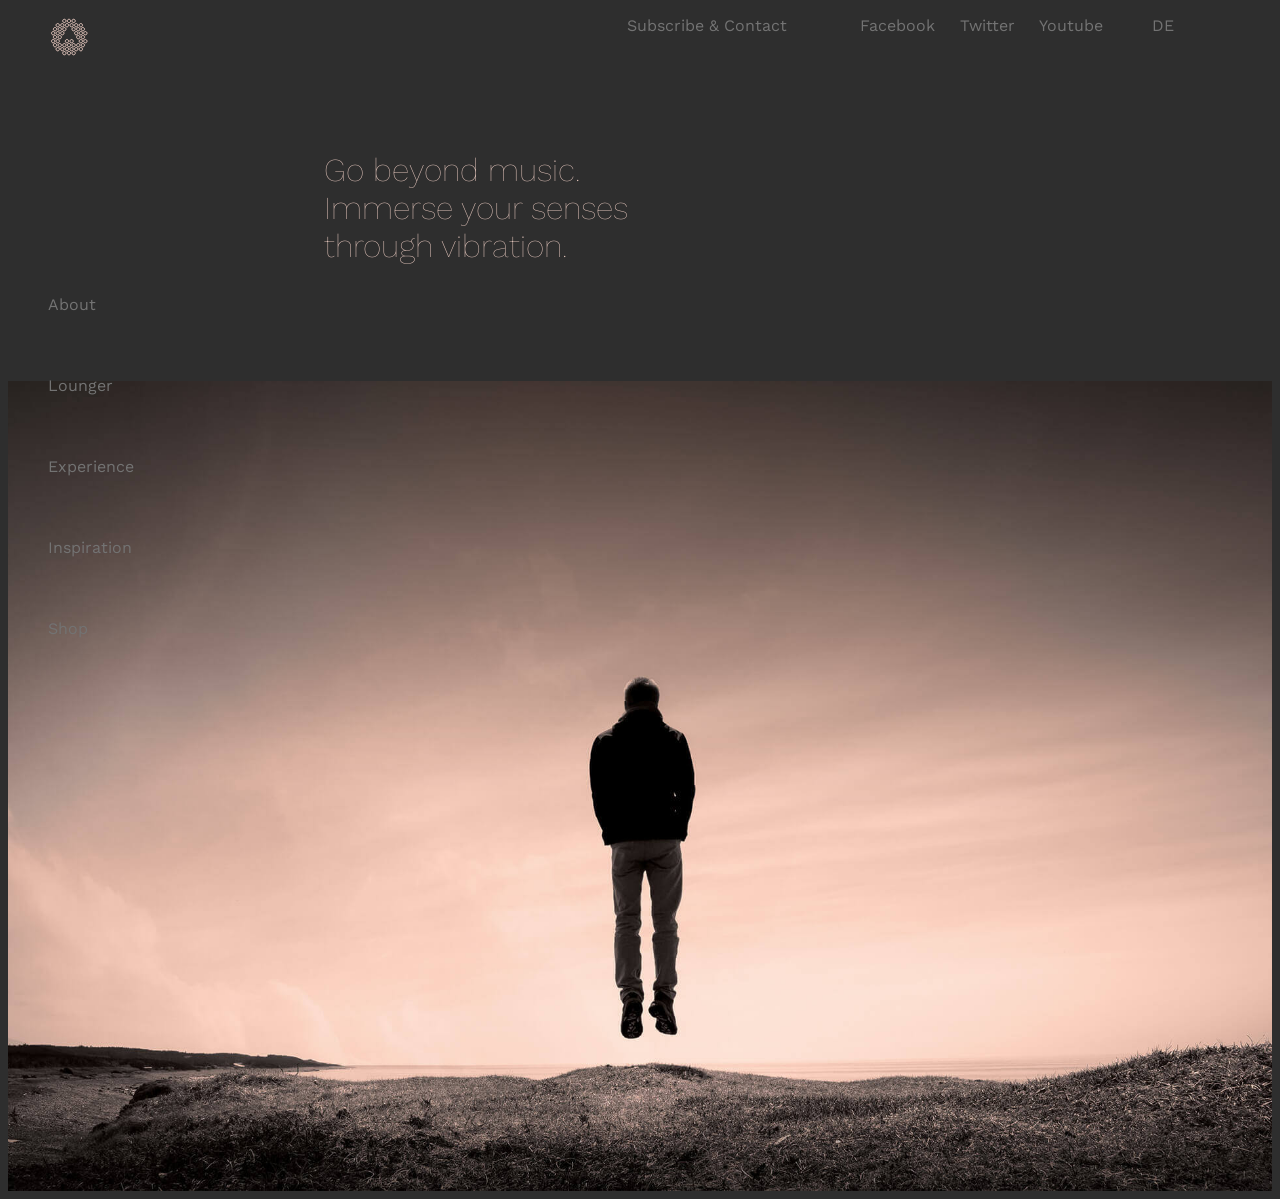
<file: index.html>
<!DOCTYPE html>
<html lang="en">
<head>
    <meta charset="UTF-8">
    <meta name="viewport" content="width=device-width, initial-scale=1.0">
    <title>Document</title>
    <link rel="stylesheet" href="assets/css/style.css">
    <link href="https://fonts.googleapis.com/css2?family=Work+Sans&display=swap" rel="stylesheet">

</head>
<body>

<header>
    <ul>
        <img class="logo" src="assets/img/lev3_5_img/logo.svg" alt="">
        <li class="lipaddingmargin"><a href="">Subscribe & Contact</a></li> 
        <li class="lipadding"><a href="">Facebook</a></li>
        <li class="lipadding"><a href="">Twitter</a></li>
        <li class="lipadding"><a href="">Youtube</a></li>
        <li class="lipaddingmargin limargin"><a href="">DE</a></li>
    </ul>

    <h1>Go beyond music. <br> Immerse your senses <br> through vibration.</h1>

</header>


<main class="image1">

    
    <ul class="flex">
        <li><a href="about.html" target="_blank">About</a></li>
        <li><a href="lounger.html" target="_blank">Lounger</a></li>
        <li><a href="experience.html" target="_blank">Experience</a></li>
        <li><a href="inspiration.html" target="_blank">Inspiration</a></li>
        <li><a href="shop.html" target="_blank">Shop</a></li>
    </ul>


</main>


</body>
</html>
</file>
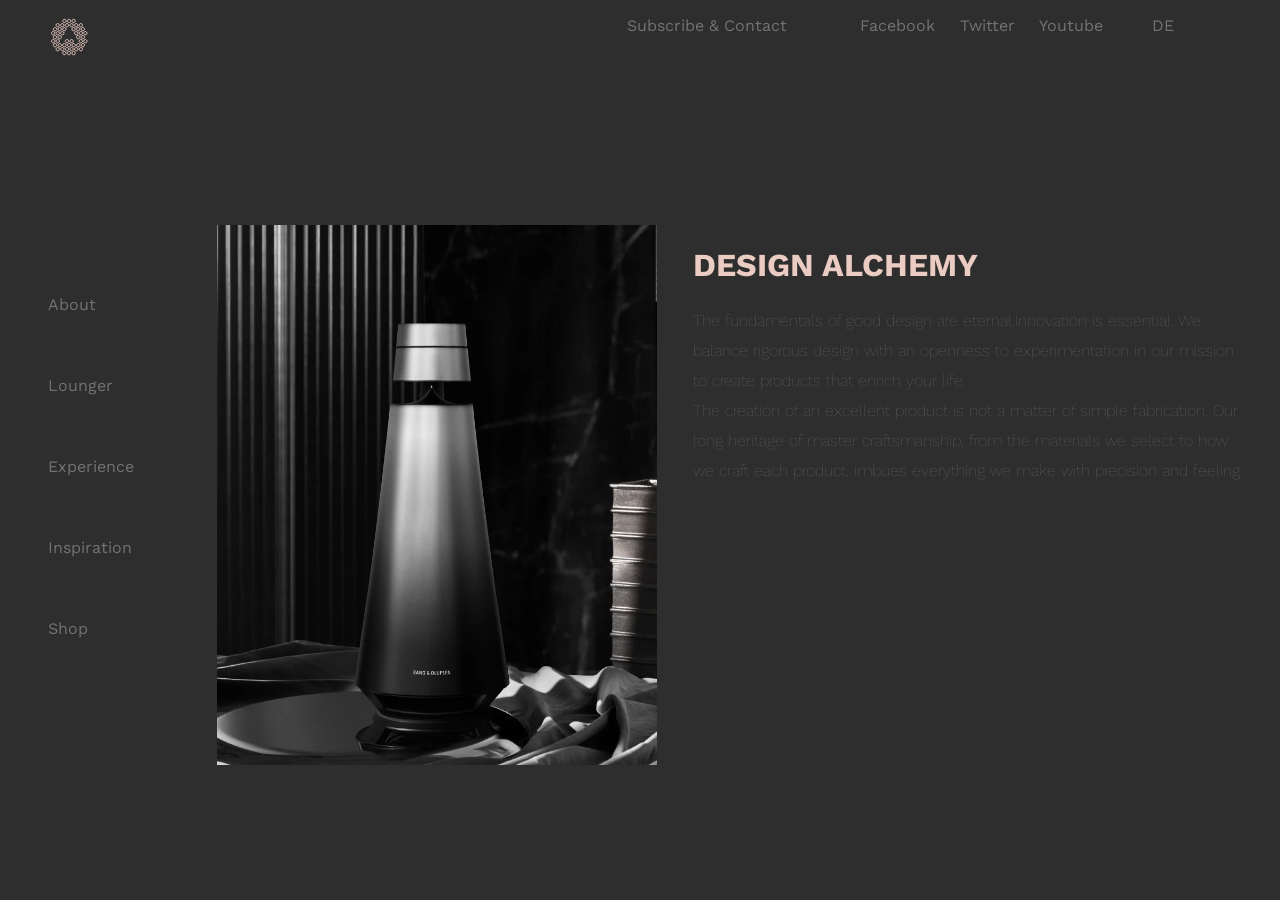
<file: about.html>
<!DOCTYPE html>
<html lang="en">
<head>
    <meta charset="UTF-8">
    <meta name="viewport" content="width=device-width, initial-scale=1.0">
    <title>Document</title>
    <link rel="stylesheet" href="assets/css/style.css">
    <link href="https://fonts.googleapis.com/css2?family=Work+Sans&display=swap" rel="stylesheet">
</head>
<body>

        <header>
            <ul>
                <!-- <img class="logo" src="assets/img/lev3_5_img/logo.svg" alt=""> -->
                <li><a href="index.html" target="_blank"><img class="logo" src="assets/img/lev3_5_img/logo.svg" alt=""></a></li>
                <li class="lipaddingmargin"><a href="">Subscribe & Contact</a></li>
                <li class="lipadding"><a href="">Facebook</a></li>
                <li class="lipadding"><a href="">Twitter</a></li>
                <li class="lipadding"><a href="">Youtube</a></li>
                <li class="lipaddingmargin limargin"><a href="">DE</a></li>
            </ul>
        
            

            <ul class="flex">
                <li><a href="about.html" target="_blank">About</a></li>
                <li><a href="lounger.html" target="_blank">Lounger</a></li>
                <li><a href="experience.html" target="_blank">Experience</a></li>
                <li><a href="inspiration.html" target="_blank">Inspiration</a></li>
                <li><a href="shop.html" target="_blank">Shop</a></li>
            </ul>
        
        </header>
        
        
        <div class="flex2">
            <img class="image2" src="assets/img/lev3_5_img/BS1_NYC_Home.webp" alt="">
            <div class="h1image">
                <h1>DESIGN ALCHEMY </h1>
                <p>The fundamentals of good design are eternal.Innovation
                    is essential. We balance rigorous design with an
                    openness to experimentation in our mission to create
                    products that enrich your life.
                    <br>
                    The creation of an excellent product is not a matter of
                    simple fabrication. Our long heritage of master
                    craftsmanship, from the materials we select to how we
                    craft each product, imbues everything we make with
                    precision and feeling.
                </p>
            </div>
        </div>


    
</body>
</html>
</file>
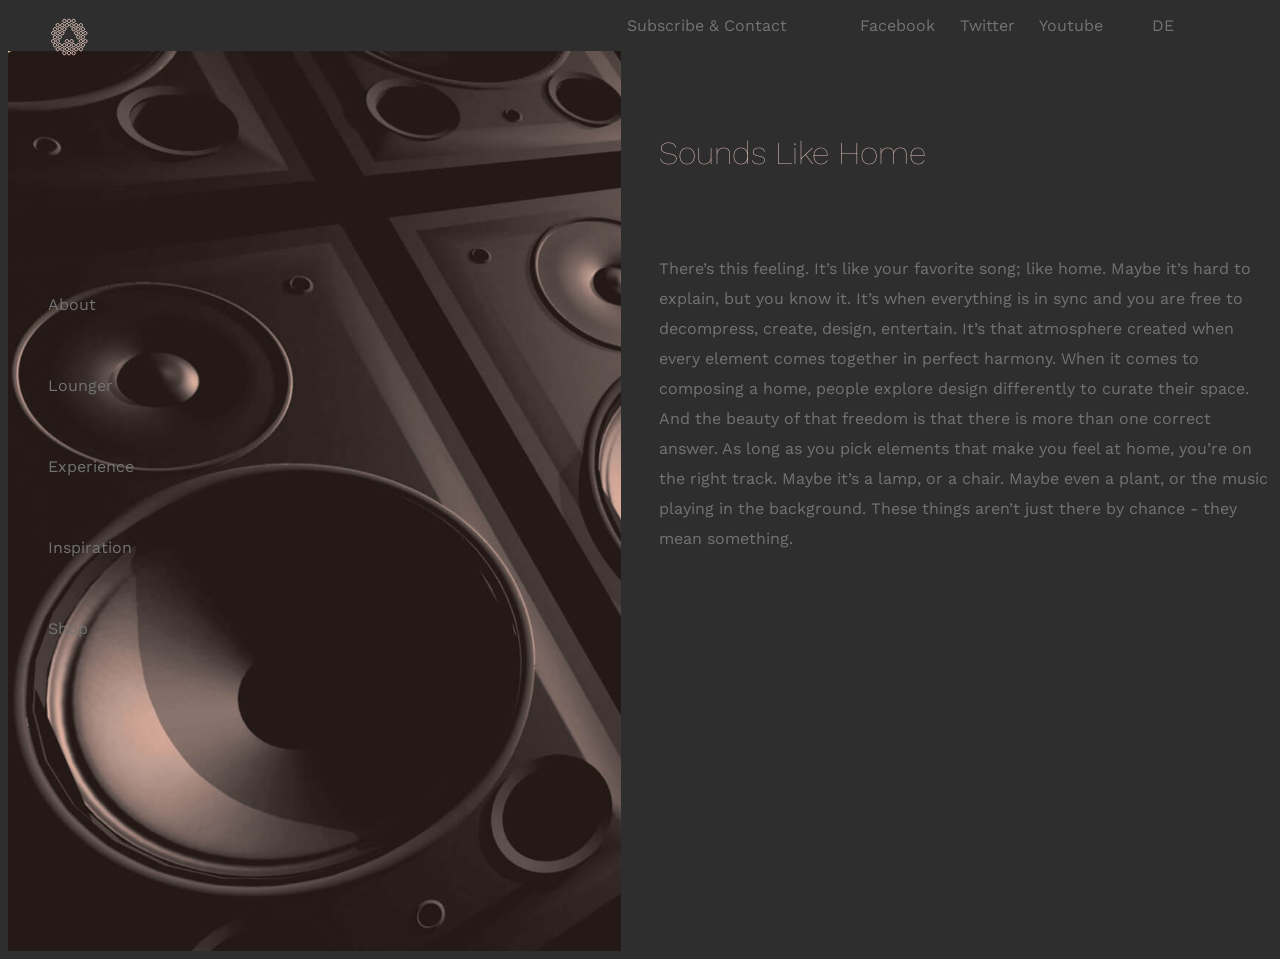
<file: experience.html>
<!DOCTYPE html>
<html lang="en">
<head>
    <meta charset="UTF-8">
    <meta name="viewport" content="width=device-width, initial-scale=1.0">
    <title>Document</title>
    <link rel="stylesheet" href="assets/css/style.css">
    <link href="https://fonts.googleapis.com/css2?family=Work+Sans&display=swap" rel="stylesheet">
</head>
<body>

    <header>
        <ul>
            <!-- <img class="logo" src="assets/img/lev3_5_img/logo.svg" alt=""> -->
            <li><a href="index.html" target="_blank"><img class="logo" src="assets/img/lev3_5_img/logo.svg" alt=""></a></li>
            <li class="lipaddingmargin"><a href="">Subscribe & Contact</a></li>
            <li class="lipadding"><a href="">Facebook</a></li>
            <li class="lipadding"><a href="">Twitter</a></li>
            <li class="lipadding"><a href="">Youtube</a></li>
            <li class="lipaddingmargin limargin"><a href="">DE</a></li>
        </ul>
    

        <ul class="flex">
            <li><a href="about.html" target="_blank">About</a></li>
            <li><a href="lounger.html" target="_blank">Lounger</a></li>
            <li><a href="experience.html" target="_blank">Experience</a></li>
            <li><a href="inspiration.html" target="_blank">Inspiration</a></li>
            <li><a href="shop.html" target="_blank">Shop</a></li>
        </ul>



    </header>



        <div class="flex4">
                <div class="image4"></div>
                <div class="paddingleft">
                    <h1 class="h1image paddingtopbottom">Sounds Like Home</h1>
                    <p>There’s this feeling. It’s like your favorite song; like home. Maybe it’s hard to explain, but you know
                        it.
                        It’s when
                        everything is in sync and you are free to decompress, create, design, entertain. It’s that atmosphere
                        created when
                        every element comes together in perfect harmony. When it comes to composing a home, people explore
                        design
                        differently to curate their space. And the beauty of that freedom is that there is more than one correct
                        answer. As
                        long as you pick elements that make you feel at home, you’re on the right track. Maybe it’s a lamp, or a
                        chair.
                        Maybe even a plant, or the music playing in the background. These things aren’t just there by chance -
                        they
                        mean
                        something.
                    </p>
                </div>
            </div>



   
    
</body>
</html>
</file>
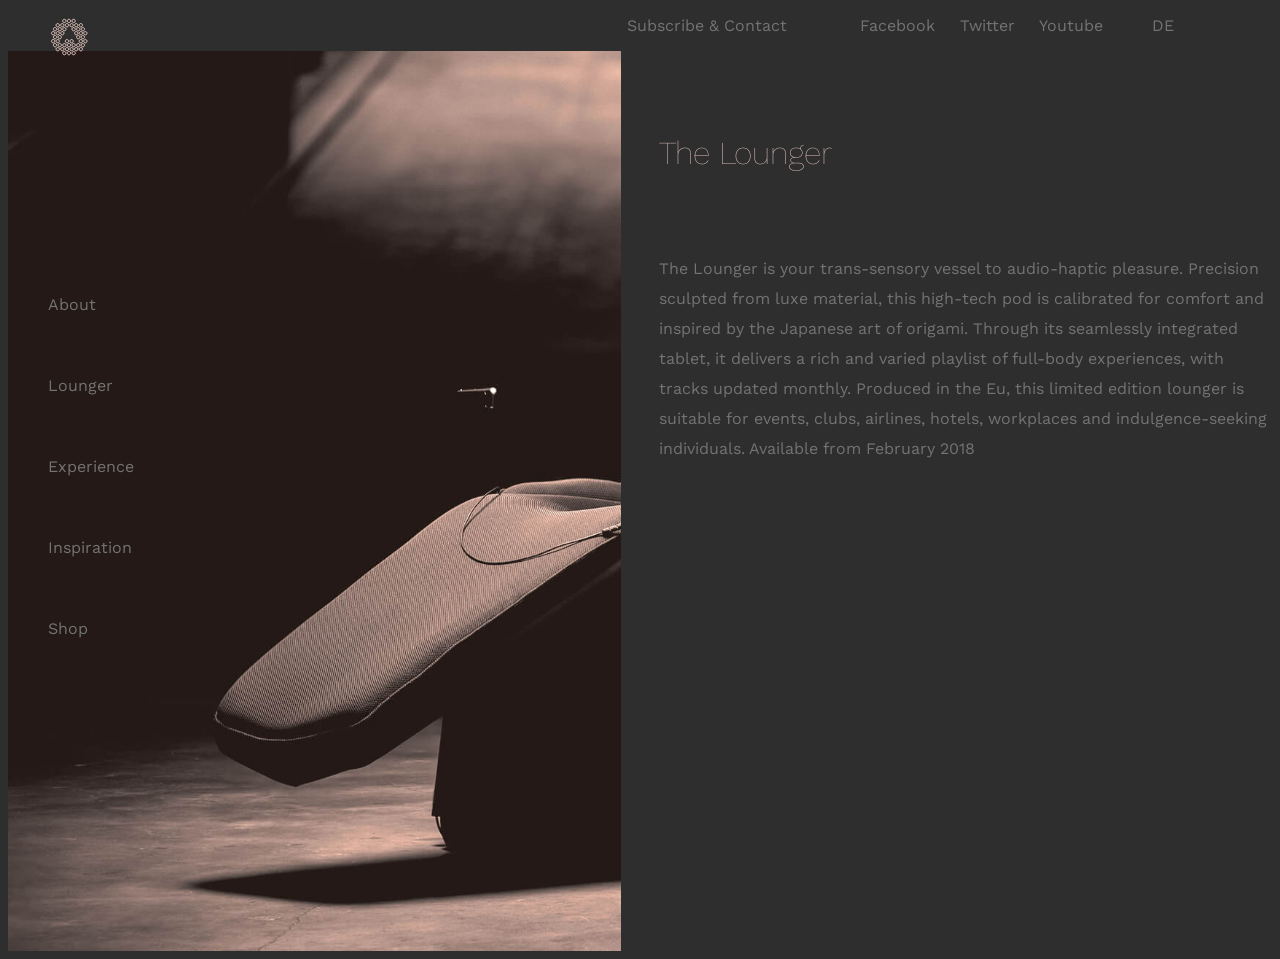
<file: lounger.html>
<!DOCTYPE html>
<html lang="en">
<head>
    <meta charset="UTF-8">
    <meta name="viewport" content="width=device-width, initial-scale=1.0">
    <title>Document</title>
    <link rel="stylesheet" href="assets/css/style.css">
    <link href="https://fonts.googleapis.com/css2?family=Work+Sans&display=swap" rel="stylesheet">
</head>
<body>

    <header>
        <ul>
            <!-- <img class="logo" src="assets/img/lev3_5_img/logo.svg" alt=""> -->
            <li><a href="index.html" target="_blank"><img class="logo" src="assets/img/lev3_5_img/logo.svg" alt=""></a></li>
            <li class="lipaddingmargin"><a href="">Subscribe & Contact</a></li>
            <li class="lipadding"><a href="">Facebook</a></li>
            <li class="lipadding"><a href="">Twitter</a></li>
            <li class="lipadding"><a href="">Youtube</a></li>
            <li class="lipaddingmargin limargin"><a href="">DE</a></li>
        </ul>
    

        <ul class="flex">
            <li><a href="about.html" target="_blank">About</a></li>
            <li><a href="lounger.html" target="_blank">Lounger</a></li>
            <li><a href="experience.html" target="_blank">Experience</a></li>
            <li><a href="inspiration.html" target="_blank">Inspiration</a></li>
            <li><a href="shop.html" target="_blank">Shop</a></li>
        </ul>

    </header>
    
    
    
        <div class="flex3">
            <div class="image3"></div>
            <div class="paddingleft">
                <h1 class="h1image paddingtopbottom">The Lounger </h1>
                <p>The Lounger is your trans-sensory vessel to audio-haptic pleasure. Precision sculpted from luxe material,
                    this
                    high-tech pod is calibrated for comfort and inspired by the Japanese art of origami. Through its
                    seamlessly
                    integrated tablet, it delivers a rich and varied playlist of full-body experiences, with tracks updated
                    monthly.
                    Produced in the Eu, this limited edition lounger is suitable for events, clubs, airlines, hotels,
                    workplaces
                    and
                    indulgence-seeking individuals. Available from February 2018
                </p>
            </div>
        </div>

    
</body>
</html>
</file>
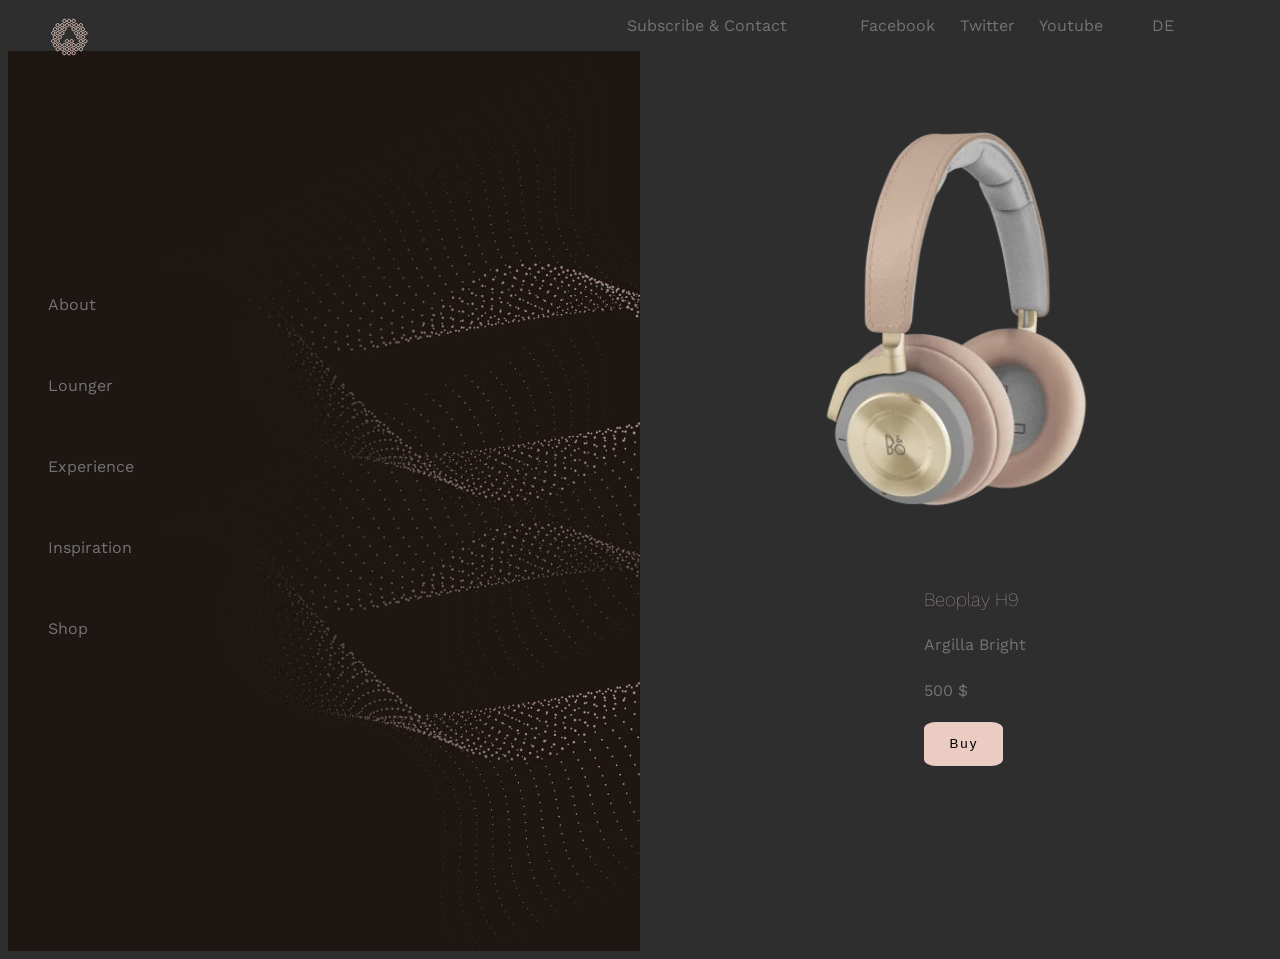
<file: shop.html>
<!DOCTYPE html>
<html lang="en">
<head>
    <meta charset="UTF-8">
    <meta name="viewport" content="width=device-width, initial-scale=1.0">
    <title>Document</title>
    <link rel="stylesheet" href="assets/css/style.css">
    <link href="https://fonts.googleapis.com/css2?family=Work+Sans&display=swap" rel="stylesheet">
</head>
<body>

    <header>
        <ul>
            <!-- <img class="logo" src="assets/img/lev3_5_img/logo.svg" alt=""> -->
            <li><a href="index.html" target="_blank"><img class="logo" src="assets/img/lev3_5_img/logo.svg" alt=""></a></li>
            <li class="lipaddingmargin"><a href="">Subscribe & Contact</a></li>
            <li class="lipadding"><a href="">Facebook</a></li>
            <li class="lipadding"><a href="">Twitter</a></li>
            <li class="lipadding"><a href="">Youtube</a></li>
            <li class="lipaddingmargin limargin"><a href="">DE</a></li>
        </ul>
    
    

        <ul class="flex">
            <li><a href="about.html" target="_blank">About</a></li>
            <li><a href="lounger.html" target="_blank">Lounger</a></li>
            <li><a href="experience.html" target="_blank">Experience</a></li>
            <li><a href="inspiration.html" target="_blank">Inspiration</a></li>
            <li><a href="shop.html" target="_blank">Shop</a></li>
        </ul>


    </header>



    <div class="flex5">
        <div class="image5"></div>
        <div>
            <h1 class="headphone"></h1>
            <div class="center">
                <h3 class="h1image">Beoplay H9</h3>
                <p>Argilla Bright</p>
                <p>500 $</p>
                <button class="buybutton">Buy</button>
            </div>
        </div>
    </div>

    


    
</body>
</html>
</file>
<file: assets/css/style.css>
body {
    background-color: #2e2e2e;
    font-family: 'Work Sans', sans-serif;
}



header ul {
    display: flex;
    list-style-type: none;
    flex-direction: row;
    justify-content: flex-end;
}



header ul a {
    color: rgb(115, 115, 115);
    text-decoration: none;
}


a:hover {
    border-bottom: 2px solid white;
    color: white;
}


header ul:nth-of-type(2) a {
    border-bottom: none;
}



.lipadding {
    padding-left: 2%;
}

.lipaddingmargin {
    padding-left: 4%;
    margin-right: 4%;
}


.limargin {
    margin-right: 8%;
}



.logo {
    position: absolute;
    top: 2%;
    left: 4%;
}


header h1 {
    color: #ebccc2;
    font-weight: lighter;
    text-align: left;
    padding-left: 25%;
    padding-top: 7.5%;
    padding-bottom: 7.5%;
}



.flex {
    display: flex;
    list-style-type: none;
    flex-direction: column;
    justify-content: flex-start;
    position: fixed;
    top: 31vh;
}


.paddingtopbottom {
    padding-top: 10%;
    padding-bottom: 10%;
}




.image1 {
    background: url(../img/lev3_5_img/section-about-1.jpg) center/cover no-repeat;
    height: 90vh;
}


main ul a {
    color: rgb(115, 115, 115);
    text-decoration: none;
}

main ul a:hover {
    border-bottom: none;
    text-decoration: none;
}


.flex li {
    display:flex;
    height: 9vh;
}


.flex2 {
    display:flex;
    flex-direction: row;
    justify-content: space-evenly;
    position: absolute;
    top: 25vh;
    left: 20vh;
}


.image2 {
    width: 40%;
    height: 60vh;
}


.h1image {
    color: #ebccc2;
    font-weight: lighter;
    width: 50%;
}


p {
    color: rgb(115, 115, 115);
    line-height: 30px;
}


button {
    border: 2px solid rgb(115, 115, 115);
    border-radius: 15%;
    color: rgb(115, 115, 115);
    background-color: black;
}



.image3 {
    background: url(../img/lev3_5_img/section-voyager.jpg) left/cover no-repeat;
    width: 50%;
}


.flex3 div {
    width: 50%;
}


.flex3 {
    display:flex;
    flex-direction: row;
    justify-content: space-evenly;
    height: 100vh; 
}




.flex4 {
    display:flex;
    flex-direction: row;
    justify-content: space-evenly;
    height: 100vh; 
}


.flex4 div {
    width: 50%;
}


.image4 {
    background: url(../img/lev3_5_img/section-experience-1.jpg) left/cover no-repeat;
    width: 50%;
}



.flex5 {
    display: flex;
    flex-direction: row;
    justify-content: space-evenly;
    height: 100vh; 
}

.flex5 div {
    width: 50%;
}




.image5 {
    background: url(../img/lev3_5_img/section-composition4.jpg) left/cover no-repeat;
    width: 50%;
}


.buybutton {
    color: black;
    border: 2px solid #ebccc2;
    background-color: #ebccc2;
    border-radius: 15%;
    letter-spacing: 2px;
    padding: 4%;
    width: 25%;
}



/* .headphone {
    content: url(../img/lev3_5_img/h9-argilla-bright-hero-1000x1000.webp);
    height: 55vh;
} */


.headphone {
    background: url(../img/lev3_5_img/h9-argilla-bright-hero-1000x1000.webp) center/contain no-repeat;
    height: 55vh;
}

.center {
    padding-left: 45%;
} 




.flex6 {
    display:flex;
    flex-direction: row;
    justify-content: space-evenly;
    height: 100vh;
}



.image6 {
    width: 80%;
    /* height: 60vh; */
    margin-left: 20%;
}




.paddingleft {
    padding-left: 3%;
}

.paddingleftgrid {
    padding-left: 5%;
}


.paddingtopgrid {
    padding-top: 5%;
}


.marginleft {
    margin-left: 10%;
}



.margintop {
    margin-top: -20%;
}

.paddingtop {
    padding-top: 10%;
}




.h1image67 {
    color: #ebccc2;
    font-weight: lighter;
    /* width: 35%; */
}


video {
    padding: 5% 0 7.5% 0;
}


.flex7 {
    display:flex;
    flex-direction: row-reverse;
    justify-content: space-evenly;
    height: 100vh;
}

.image7 {
    width: 80%;
    /* height: 60vh; */
    margin-left: 5%;
}

.marginleftdiv {
    margin-left: 20%;
}


.grid {
    display: grid;
    grid-template-columns: 1fr 1fr;
    /* grid-template-rows: 50vh 50vh; */
}


/* .grid1img {
    grid-column: 1/2;
    grid-row: 1/2;
}

.grid2text {
    grid-column: 2/3;
    grid-row: 2/3;
}

.grid3text {
    grid-column: 2/3;
    grid-row: 1/2;
}

.grid4img {
    grid-column: 2/3;
    grid-row: 2/3;
} */




/*before tag für Kreis und Strich; after tag
before -> content: url ()
kreis mit px arbeiten und border-radius erstellen!




/* main ul a:active{
    color: rgb(115, 115, 115);
    text-decoration: none;

}

main ul a:hover{
    border-bottom: 2px solid white;
    text-decoration: none;
} */








/* Assets:
Font: Work sans
Farben: #2e2e2e / #867772 / rgb(234, 204, 194) / #ebccc2 / #fff / rgb(115, 115, 115)  */
</file>
